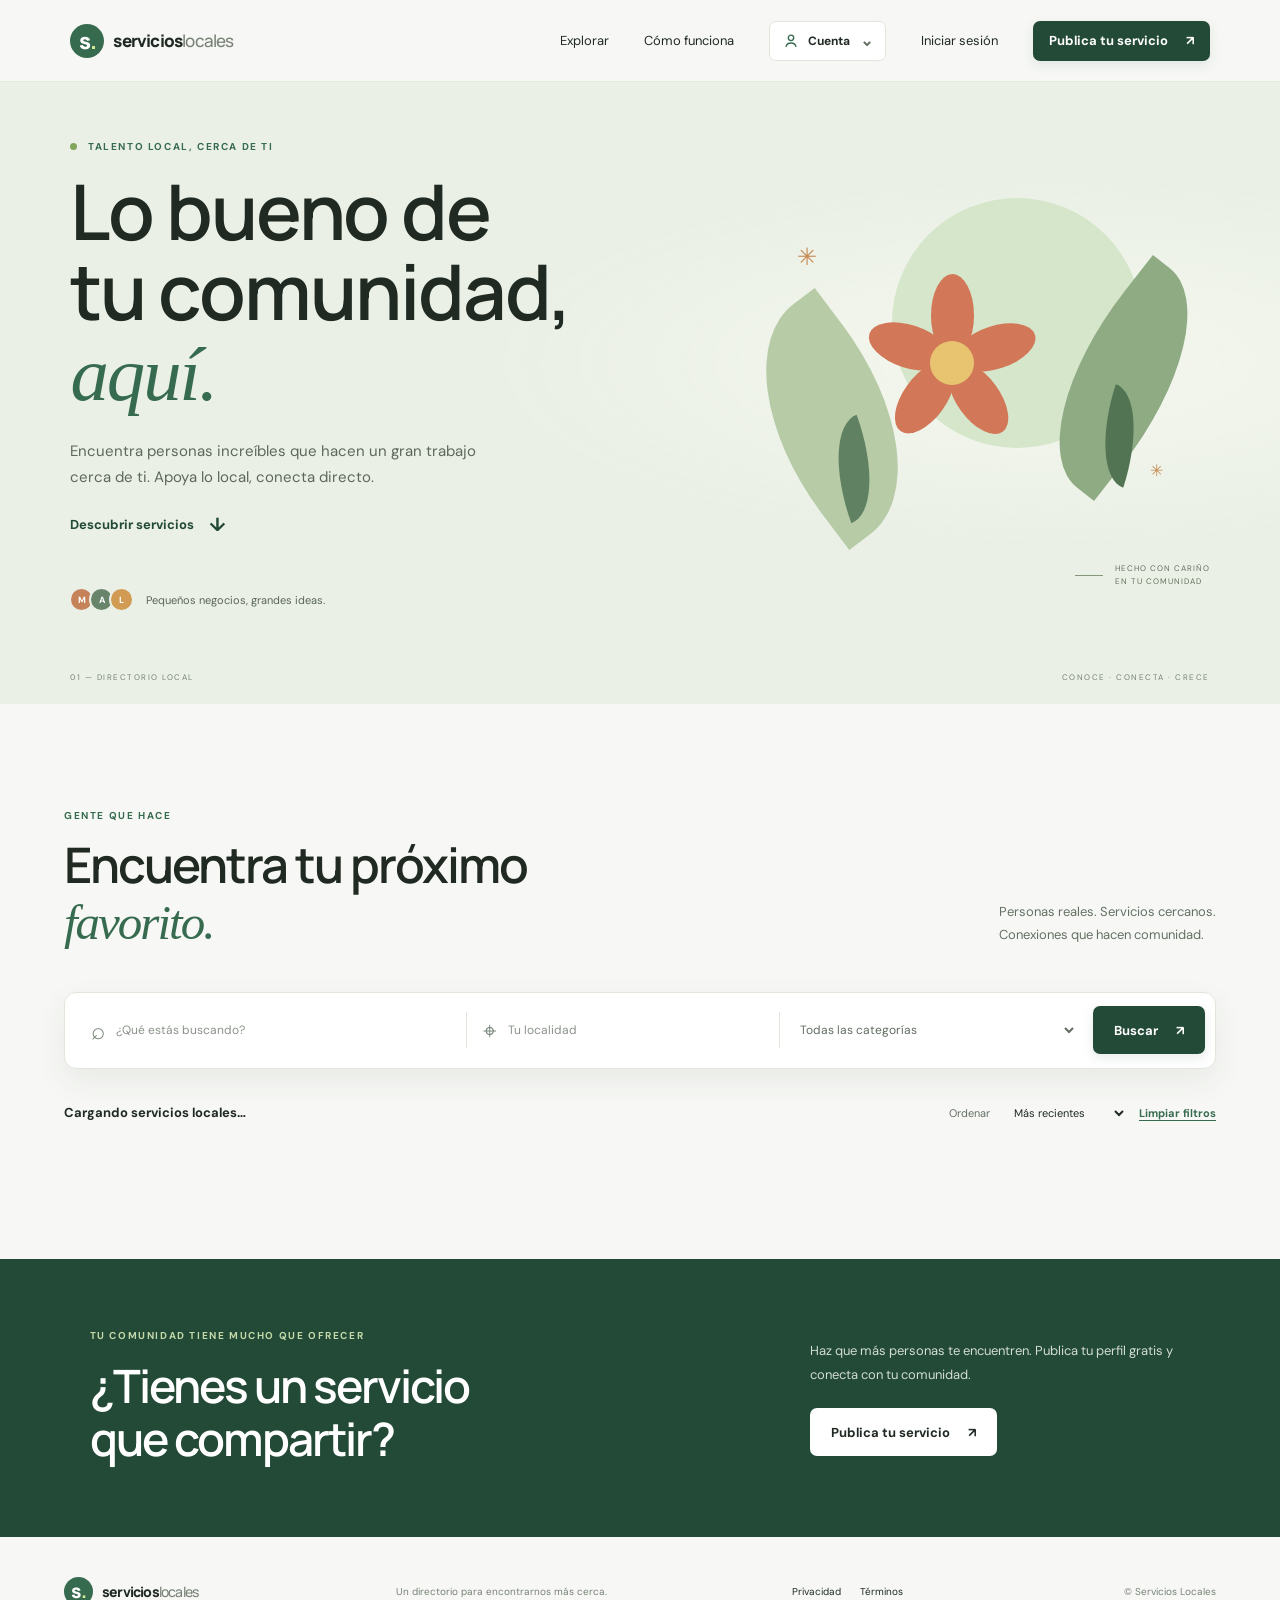
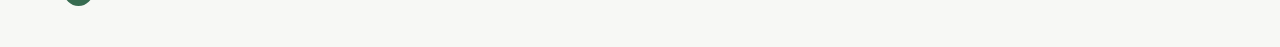
<file: index.html>
<!doctype html>
<html lang="es">
<head>
  <meta charset="utf-8">
  <meta name="viewport" content="width=device-width, initial-scale=1">
  <meta name="theme-color" content="#f7f8f5">
  <meta name="description" content="Encuentra y descubre servicios independientes cerca de ti.">
  <title>Servicios Locales — encuentra talento cerca de ti</title>
  <!-- Cuando se defina el dominio público, agrega aquí <link rel="canonical"> y publica un sitemap.xml. -->
  <link rel="icon" href="/favicon.svg" type="image/svg+xml">
  <link rel="preconnect" href="https://fonts.googleapis.com">
  <link rel="preconnect" href="https://fonts.gstatic.com" crossorigin>
  <link href="https://fonts.googleapis.com/css2?family=DM+Sans:wght@400;500;600;700&family=Manrope:wght@500;600;700;800&display=swap" rel="stylesheet">
  <link rel="stylesheet" href="/styles.css">
  <script type="module" src="/app.js"></script>
</head>
<body>
  <a class="skip-link" href="#directorio">Saltar al directorio</a>
  <header class="site-header">
    <a class="brand" href="/" aria-label="Servicios Locales, inicio">
      <span class="brand-mark" aria-hidden="true">s<span>.</span></span>
      <span>servicios<span class="brand-light">locales</span></span>
    </a>
    <button class="menu-toggle" type="button" aria-expanded="false" aria-controls="primary-nav" aria-label="Abrir menú">
      <span></span><span></span><span></span>
    </button>
    <nav id="primary-nav" class="primary-nav" aria-label="Navegación principal">
      <a href="#directorio">Explorar</a>
      <a href="#como-funciona">Cómo funciona</a>
      <div class="account-menu">
        <button id="account-status-toggle" class="account-menu-toggle" type="button" aria-label="Estado de cuenta" aria-expanded="false" aria-controls="account-status-wrap">
          <svg aria-hidden="true" viewBox="0 0 20 20" fill="none">
            <circle cx="10" cy="6.5" r="3" stroke="currentColor" stroke-width="1.5"></circle>
            <path d="M4.5 16c.6-2.5 2.5-3.8 5.5-3.8s4.9 1.3 5.5 3.8" stroke="currentColor" stroke-width="1.5" stroke-linecap="round"></path>
          </svg>
          <span>Cuenta</span>
          <span class="account-menu-chevron" aria-hidden="true">⌄</span>
        </button>
        <div id="account-status-wrap" class="account-menu-panel" role="region" aria-labelledby="account-status-heading" hidden>
          <div id="account-status" class="account-status notice notice-info">
            <div class="account-status-copy">
              <p id="account-status-heading" class="account-status-label">Estado de la cuenta</p>
              <p id="account-state" class="account-state" role="status" aria-live="polite"></p>
              <p id="account-status-message" class="account-status-message"></p>
              <span id="account-status-badge" class="account-status-badge" hidden></span>
              <p id="account-status-description" class="account-status-description" hidden></p>
            </div>
            <button id="account-status-action" class="button button-dark button-small" type="button" hidden></button>
          </div>
        </div>
      </div>
      <button id="nav-admin" class="text-button" type="button" hidden>Administración</button>
      <a class="nav-login" href="#acceso" data-open-auth>Iniciar sesión</a>
      <button id="nav-sign-out" class="text-button" type="button" hidden>Cerrar sesión</button>
      <button class="button button-small button-dark" type="button" data-open-profile>Publica tu servicio <span aria-hidden="true">↗</span></button>
    </nav>
  </header>

  <main>
    <section class="hero" aria-labelledby="hero-title">
      <div class="hero-copy">
        <p class="eyebrow"><span class="eyebrow-dot"></span> TALENTO LOCAL, CERCA DE TI</p>
        <h1 id="hero-title">Lo bueno de<br>tu comunidad, <em>aquí.</em></h1>
        <p class="hero-intro">Encuentra personas increíbles que hacen un gran trabajo cerca de ti. Apoya lo local, conecta directo.</p>
        <a class="hero-link" href="#directorio">Descubrir servicios <span aria-hidden="true">↓</span></a>
        <div class="hero-proof"><span class="avatar-stack" aria-hidden="true"><i>M</i><i>A</i><i>L</i></span><span>Pequeños negocios, grandes ideas.</span></div>
      </div>
      <div class="hero-art" aria-label="Ilustración de una flor y hojas">
        <div class="art-sun"></div><div class="art-shape art-shape-one"></div><div class="art-shape art-shape-two"></div>
        <div class="art-flower"><span></span><span></span><span></span><span></span><span></span><b></b></div>
        <div class="art-leaf art-leaf-one"></div><div class="art-leaf art-leaf-two"></div>
        <div class="art-caption"><span class="caption-line"></span><span>HECHO CON CARIÑO<br>EN TU COMUNIDAD</span></div>
        <span class="art-sparkle sparkle-one">✳</span><span class="art-sparkle sparkle-two">✳</span>
      </div>
      <div class="hero-bottom"><span>01 — DIRECTORIO LOCAL</span><span>CONOCE · CONECTA · CRECE</span></div>
    </section>

    <section id="directorio" class="directory section-wrap" aria-labelledby="directory-title">
      <div class="section-heading">
        <div><p class="eyebrow">GENTE QUE HACE</p><h2 id="directory-title">Encuentra tu próximo<br><em>favorito.</em></h2></div>
        <p class="section-note">Personas reales. Servicios cercanos.<br>Conexiones que hacen comunidad.</p>
      </div>
      <form id="search-form" class="search-panel" role="search">
        <label class="search-field"><span class="field-icon" aria-hidden="true">⌕</span><span class="sr-only">Buscar por servicio o nombre</span><input id="search-query" type="search" maxlength="100" placeholder="¿Qué estás buscando?"></label>
        <label class="search-field"><span class="field-icon" aria-hidden="true">⌖</span><span class="sr-only">Localidad</span><input id="search-locality" type="search" maxlength="80" placeholder="Tu localidad"></label>
        <label class="search-field search-category"><span class="sr-only">Categoría</span><select id="search-category"><option value="">Todas las categorías</option></select></label>
        <button class="button button-dark search-button" type="submit">Buscar <span aria-hidden="true">↗</span></button>
      </form>
      <div class="directory-toolbar">
        <p id="results-summary" class="results-summary" role="status" aria-live="polite">Cargando servicios locales…</p>
        <div class="directory-actions"><label for="sort-order" class="sort-label">Ordenar</label><select id="sort-order" aria-label="Ordenar resultados"><option value="recent">Más recientes</option><option value="name">Nombre A–Z</option></select><button id="clear-filters" class="text-button" type="button">Limpiar filtros</button></div>
      </div>
      <div id="service-list" class="service-grid" aria-live="polite" aria-busy="true"></div>
      <div id="directory-notice" class="notice notice-info" role="status" hidden></div>
    </section>
    <section id="como-funciona" class="community-banner">
      <div><p class="eyebrow">TU COMUNIDAD TIENE MUCHO QUE OFRECER</p><h2 id="community-banner-title">¿Tienes un servicio<br>que compartir?</h2></div>
      <div class="community-cta"><p id="community-cta-message">Haz que más personas te encuentren. Publica tu perfil gratis y conecta con tu comunidad.</p><button class="button button-light" type="button" data-open-profile>Publica tu servicio <span aria-hidden="true">↗</span></button></div>
    </section>
  </main>

  <footer class="site-footer">
    <a class="brand brand-footer" href="/" aria-label="Servicios Locales, inicio"><span class="brand-mark" aria-hidden="true">s<span>.</span></span><span>servicios<span class="brand-light">locales</span></span></a>
    <p>Un directorio para encontrarnos más cerca.</p>
    <nav aria-label="Enlaces legales"><a href="/privacidad">Privacidad</a><a href="/terminos">Términos</a></nav>
    <span class="copyright">© <span id="current-year"></span> Servicios Locales</span>
  </footer>

  <dialog id="auth-dialog" class="site-dialog" aria-labelledby="auth-title">
    <form method="dialog" class="dialog-close-form"><button class="dialog-close" aria-label="Cerrar diálogo" value="cancel">×</button></form>
    <p class="eyebrow">QUÉ BUENO VERTE</p><h2 id="auth-title">Conecta con tu comunidad.</h2><p class="dialog-description">Inicia sesión con Google para administrar tu perfil o publicar un servicio.</p>
    <button id="google-login" class="button button-dark button-wide" type="button">Continuar con Google <span aria-hidden="true">↗</span></button>
    <p id="auth-message" class="form-message" role="status"></p>
  </dialog>

  <dialog id="profile-dialog" class="site-dialog profile-dialog" aria-labelledby="profile-title">
    <form method="dialog" class="dialog-close-form"><button class="dialog-close" aria-label="Cerrar diálogo" value="cancel">×</button></form>
    <p class="eyebrow">TU TALENTO, MÁS CERCA</p><h2 id="profile-title">Publica tu servicio.</h2>
    <p class="dialog-description">Completa tu perfil. Los cambios se revisan antes de aparecer en el directorio.</p>
    <form id="profile-form" novalidate>
      <label for="profile-name">Nombre del servicio <span aria-hidden="true">*</span></label><input id="profile-name" name="name" required maxlength="80" autocomplete="organization">
      <label for="profile-category">Categoría principal <span aria-hidden="true">*</span></label><select id="profile-category" name="category_id" required><option value="">Selecciona una categoría</option></select>
      <label for="profile-locality">Localidad <span aria-hidden="true">*</span></label><select id="profile-locality" name="locality" required>
        <option value="">Selecciona una localidad</option>
        <option value="Jose Maria Morelos">Jose Maria Morelos</option>
        <option value="Perula">Perula</option>
        <option value="CampaCosta">CampaCosta</option>
        <option value="other">Otra localidad</option>
      </select>
      <input id="profile-locality-other" type="text" maxlength="80" autocomplete="address-level2" placeholder="Escribe tu localidad" aria-label="Otra localidad" hidden>
      <label for="profile-description">Cuéntanos qué haces <span aria-hidden="true">*</span></label><textarea id="profile-description" name="description" required minlength="20" maxlength="600" rows="4"></textarea><span class="field-hint">Entre 20 y 600 caracteres.</span>
      <div class="form-two-col">
        <div>
          <span class="phone-group-title">Teléfono</span>
          <div class="phone-fields">
            <span class="phone-country-code">+52</span>
            <label for="profile-phone-lada">LADA<input id="profile-phone-lada" type="tel" inputmode="numeric" maxlength="3" pattern="[0-9]{2,3}" title="Escribe una LADA de 2 o 3 dígitos." placeholder="33"></label>
            <label for="profile-phone">Número (10 dígitos)<input id="profile-phone" name="phone" type="tel" inputmode="numeric" maxlength="25" pattern="[0-9]{10}" title="Escribe exactamente 10 dígitos." placeholder="1234567890" autocomplete="tel-national"></label>
          </div>
          <label class="checkbox-label"><input id="profile-show-phone" name="show_phone" type="checkbox" checked> Mostrar teléfono</label>
        </div>
        <div>
          <span class="phone-group-title">WhatsApp</span>
          <div class="phone-fields">
            <span class="phone-country-code">+52</span>
            <label for="profile-whatsapp-lada">LADA<input id="profile-whatsapp-lada" type="tel" inputmode="numeric" maxlength="3" pattern="[0-9]{2,3}" title="Escribe una LADA de 2 o 3 dígitos." placeholder="33"></label>
            <label for="profile-whatsapp">Número (10 dígitos)<input id="profile-whatsapp" name="whatsapp" type="tel" inputmode="numeric" maxlength="25" pattern="[0-9]{10}" title="Escribe exactamente 10 dígitos." placeholder="1234567890" autocomplete="tel-national"></label>
          </div>
          <label class="checkbox-label"><input id="profile-show-whatsapp" name="show_whatsapp" type="checkbox"> Mostrar WhatsApp</label>
        </div>
      </div>
      <label for="profile-website">Sitio web (opcional)</label><input id="profile-website" name="website" type="url" maxlength="200" placeholder="https://">
      <label for="profile-photo">Fotografía (JPEG, PNG o WebP; máximo 3 MB)</label><input id="profile-photo" name="photo" type="file" accept="image/jpeg,image/png,image/webp">
      <div id="profile-consents" class="profile-consents" hidden>
        <label class="checkbox-label consent-label"><input id="profile-adult" type="checkbox"> Confirmo que soy mayor de 18 años.</label>
        <label class="checkbox-label consent-label"><input id="profile-consent" type="checkbox"> Acepto los <a href="/terminos" target="_blank" rel="noopener">términos</a> y el tratamiento de mis datos según el <a href="/privacidad" target="_blank" rel="noopener">aviso de privacidad</a>. Entiendo que las fotografías cargadas pueden ser accesibles mediante su enlace durante la revisión.</label>
      </div>
      <p id="profile-message" class="form-message" role="status" aria-live="polite"></p>
      <button class="button button-dark button-wide" type="submit">Enviar para revisión <span aria-hidden="true">↗</span></button>
    </form>
  </dialog>

  <dialog id="admin-dialog" class="site-dialog profile-dialog" aria-labelledby="admin-title">
    <form method="dialog" class="dialog-close-form"><button class="dialog-close" aria-label="Cerrar diálogo" value="cancel">×</button></form>
    <p class="eyebrow">ADMINISTRACIÓN PRIVADA</p><h2 id="admin-title">Perfiles pendientes.</h2>
    <div id="admin-content" aria-live="polite"></div>
  </dialog>

  <dialog id="service-dialog" class="site-dialog service-dialog" aria-labelledby="service-detail-title">
    <form method="dialog" class="service-detail-topbar">
      <button class="service-back" value="cancel">← Volver al directorio</button>
      <span class="service-detail-label">PERFIL DE SERVICIO</span>
      <button class="dialog-close" aria-label="Cerrar perfil" value="cancel">×</button>
    </form>
    <div id="service-detail-content" class="service-detail-content"></div>
  </dialog>

  <dialog id="report-dialog" class="site-dialog" aria-labelledby="report-title">
    <form method="dialog" class="dialog-close-form"><button class="dialog-close" aria-label="Cerrar diálogo" value="cancel">×</button></form>
    <p class="eyebrow">AYÚDANOS A CUIDAR EL DIRECTORIO</p><h2 id="report-title">Reportar un perfil.</h2>
    <p class="dialog-description">Cuéntanos qué debemos revisar. Tu reporte será visible para el equipo de administración.</p>
    <form id="report-form">
      <label for="report-reason">Motivo del reporte</label>
      <textarea id="report-reason" minlength="10" maxlength="500" required rows="4" placeholder="Describe el problema (10–500 caracteres)"></textarea>
      <p id="report-message" class="form-message" role="status"></p>
      <button class="button button-dark button-wide" type="submit">Enviar reporte <span aria-hidden="true">↗</span></button>
    </form>
  </dialog>
</body>
</html>
</file>
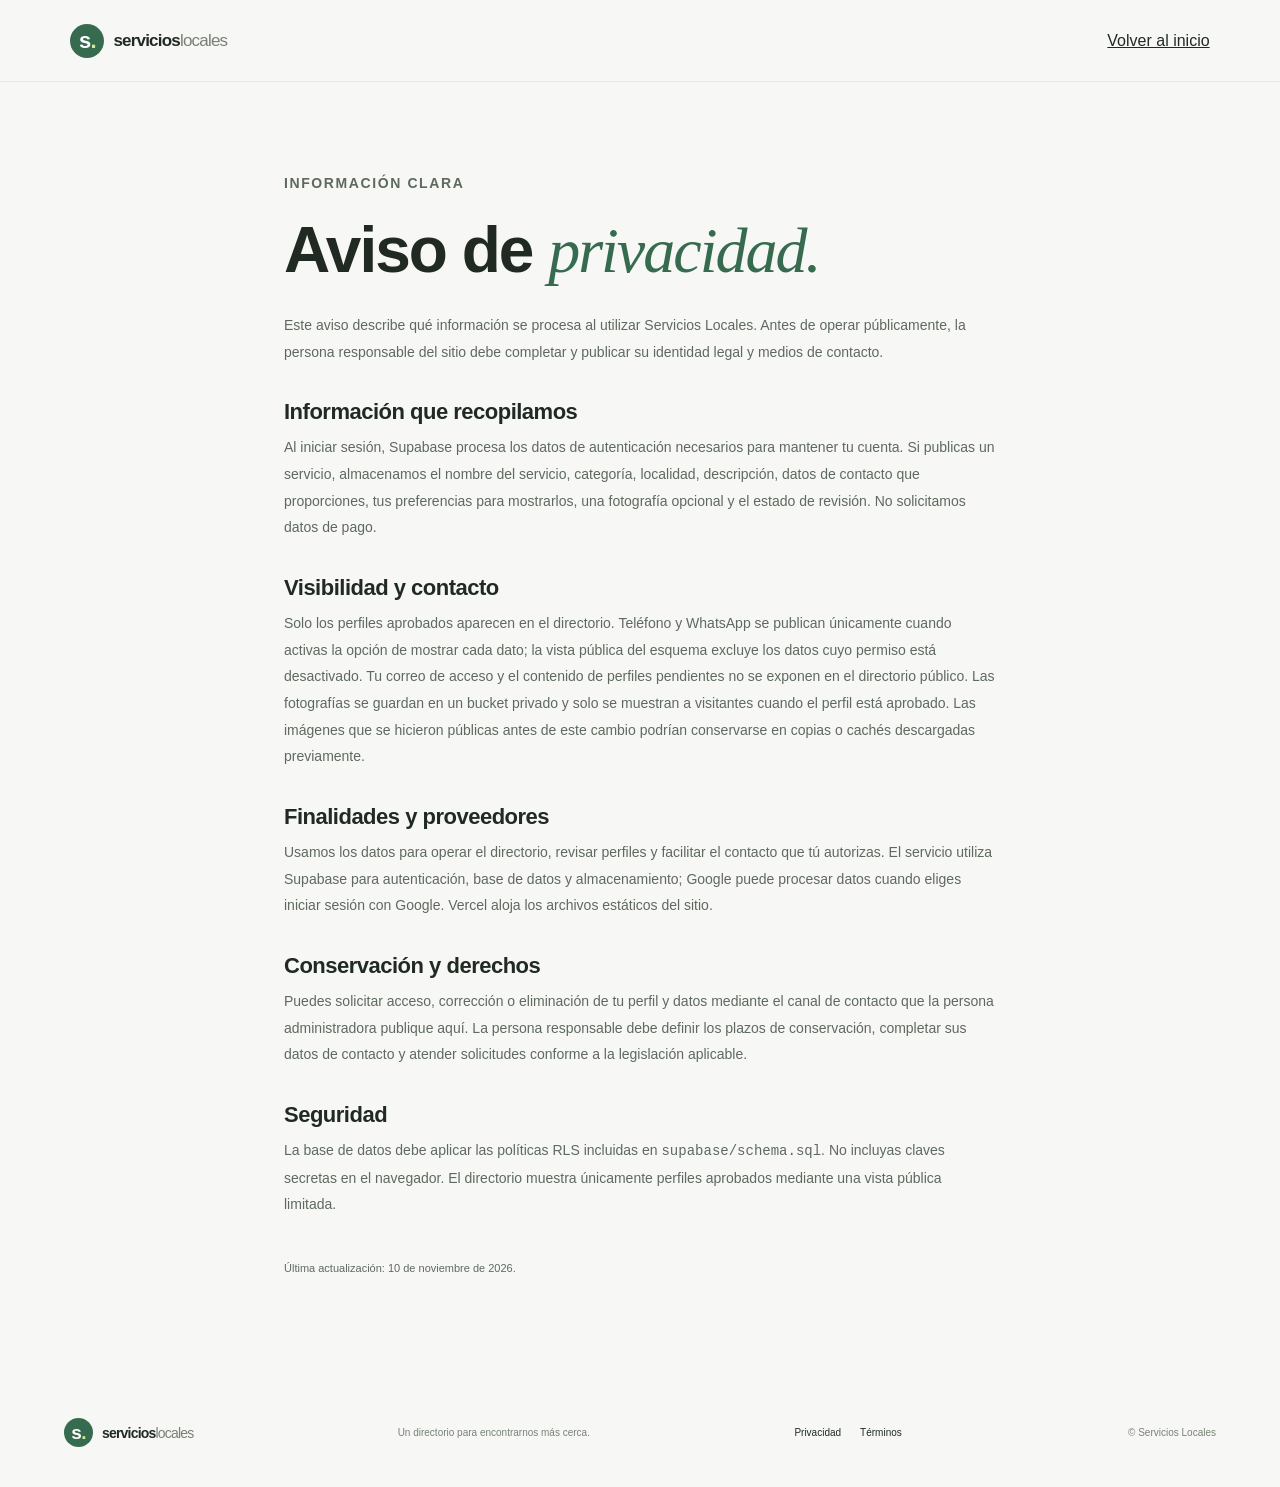
<file: privacidad.html>
<!doctype html>
<html lang="es">
<head>
  <meta charset="utf-8"><meta name="viewport" content="width=device-width, initial-scale=1">
  <title>Aviso de privacidad — Servicios Locales</title><link rel="icon" href="/favicon.svg" type="image/svg+xml"><link rel="stylesheet" href="/styles.css">
</head>
<body>
  <header class="site-header"><a class="brand" href="/"><span class="brand-mark" aria-hidden="true">s<span>.</span></span><span>servicios<span class="brand-light">locales</span></span></a><a href="/">Volver al inicio</a></header>
  <main class="legal-page"><p class="eyebrow">INFORMACIÓN CLARA</p><h1>Aviso de <em>privacidad.</em></h1>
    <p>Este aviso describe qué información se procesa al utilizar Servicios Locales. Antes de operar públicamente, la persona responsable del sitio debe completar y publicar su identidad legal y medios de contacto.</p>
    <h2>Información que recopilamos</h2><p>Al iniciar sesión, Supabase procesa los datos de autenticación necesarios para mantener tu cuenta. Si publicas un servicio, almacenamos el nombre del servicio, categoría, localidad, descripción, datos de contacto que proporciones, tus preferencias para mostrarlos, una fotografía opcional y el estado de revisión. No solicitamos datos de pago.</p>
    <h2>Visibilidad y contacto</h2><p>Solo los perfiles aprobados aparecen en el directorio. Teléfono y WhatsApp se publican únicamente cuando activas la opción de mostrar cada dato; la vista pública del esquema excluye los datos cuyo permiso está desactivado. Tu correo de acceso y el contenido de perfiles pendientes no se exponen en el directorio público. Las fotografías se guardan en un bucket privado y solo se muestran a visitantes cuando el perfil está aprobado. Las imágenes que se hicieron públicas antes de este cambio podrían conservarse en copias o cachés descargadas previamente.</p>
    <h2>Finalidades y proveedores</h2><p>Usamos los datos para operar el directorio, revisar perfiles y facilitar el contacto que tú autorizas. El servicio utiliza Supabase para autenticación, base de datos y almacenamiento; Google puede procesar datos cuando eliges iniciar sesión con Google. Vercel aloja los archivos estáticos del sitio.</p>
    <h2>Conservación y derechos</h2><p>Puedes solicitar acceso, corrección o eliminación de tu perfil y datos mediante el canal de contacto que la persona administradora publique aquí. La persona responsable debe definir los plazos de conservación, completar sus datos de contacto y atender solicitudes conforme a la legislación aplicable.</p>
    <h2>Seguridad</h2><p>La base de datos debe aplicar las políticas RLS incluidas en <code>supabase/schema.sql</code>. No incluyas claves secretas en el navegador. El directorio muestra únicamente perfiles aprobados mediante una vista pública limitada.</p>
    <p class="legal-updated">Última actualización: 10 de noviembre de 2026.</p>
  </main>
  <footer class="site-footer"><a class="brand brand-footer" href="/"><span class="brand-mark" aria-hidden="true">s<span>.</span></span><span>servicios<span class="brand-light">locales</span></span></a><p>Un directorio para encontrarnos más cerca.</p><nav aria-label="Enlaces legales"><a href="/privacidad">Privacidad</a><a href="/terminos">Términos</a></nav><span class="copyright">© Servicios Locales</span></footer>
</body>
</html>
</file>
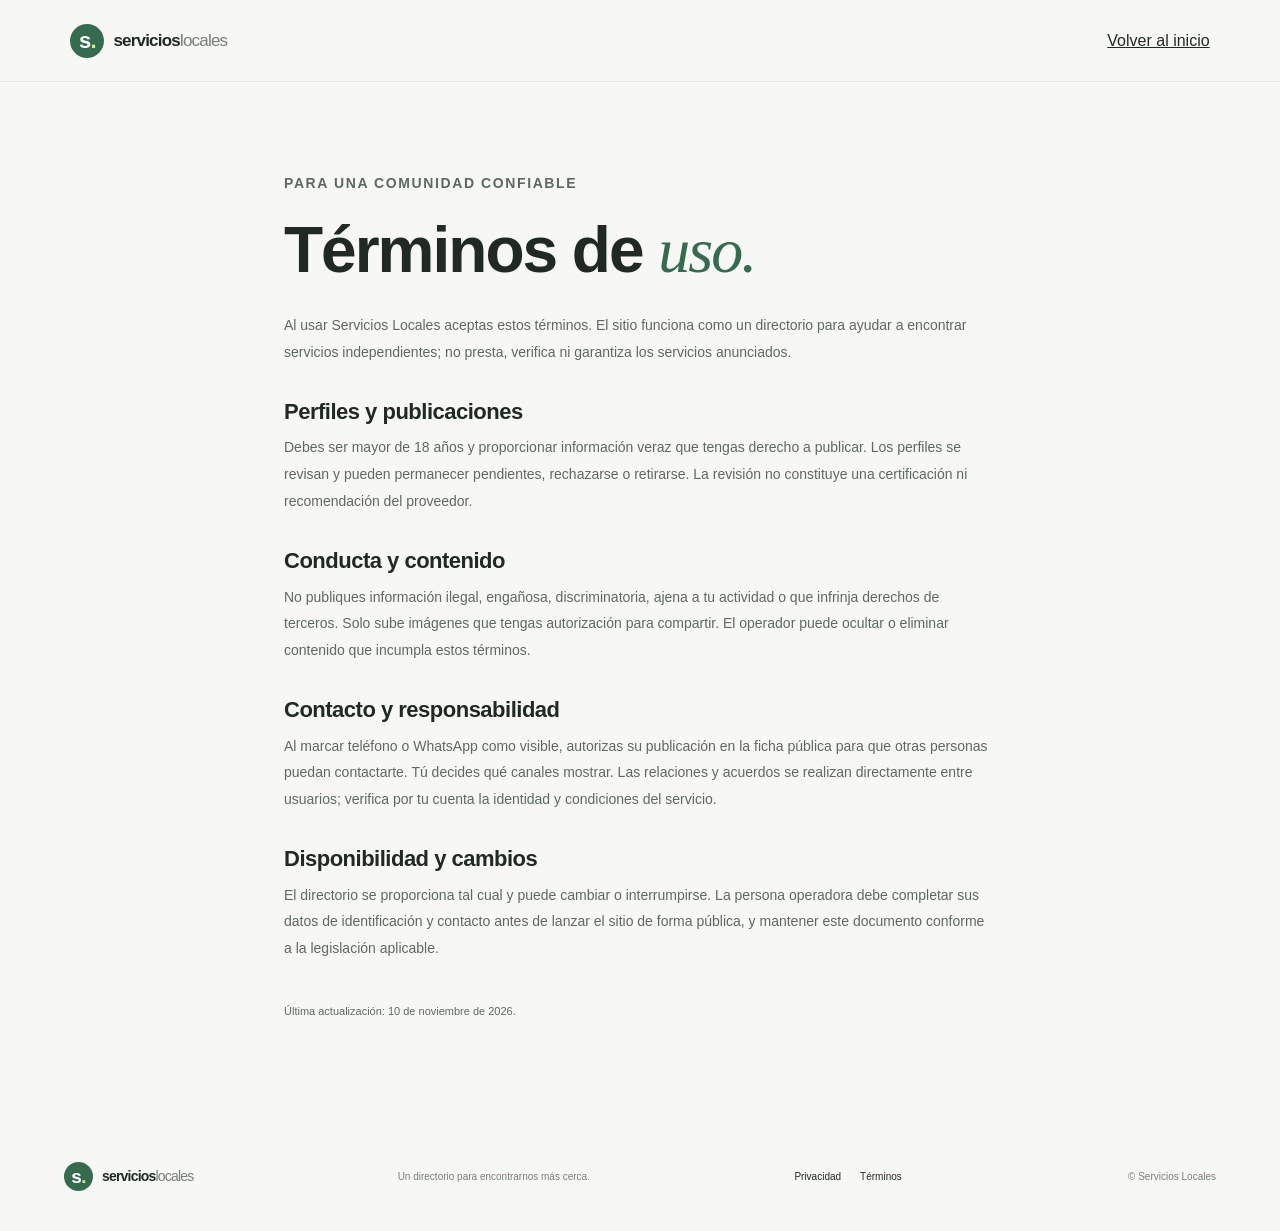
<file: terminos.html>
<!doctype html>
<html lang="es">
<head>
  <meta charset="utf-8"><meta name="viewport" content="width=device-width, initial-scale=1">
  <title>Términos de uso — Servicios Locales</title><link rel="icon" href="/favicon.svg" type="image/svg+xml"><link rel="stylesheet" href="/styles.css">
</head>
<body>
  <header class="site-header"><a class="brand" href="/"><span class="brand-mark" aria-hidden="true">s<span>.</span></span><span>servicios<span class="brand-light">locales</span></span></a><a href="/">Volver al inicio</a></header>
  <main class="legal-page"><p class="eyebrow">PARA UNA COMUNIDAD CONFIABLE</p><h1>Términos de <em>uso.</em></h1>
    <p>Al usar Servicios Locales aceptas estos términos. El sitio funciona como un directorio para ayudar a encontrar servicios independientes; no presta, verifica ni garantiza los servicios anunciados.</p>
    <h2>Perfiles y publicaciones</h2><p>Debes ser mayor de 18 años y proporcionar información veraz que tengas derecho a publicar. Los perfiles se revisan y pueden permanecer pendientes, rechazarse o retirarse. La revisión no constituye una certificación ni recomendación del proveedor.</p>
    <h2>Conducta y contenido</h2><p>No publiques información ilegal, engañosa, discriminatoria, ajena a tu actividad o que infrinja derechos de terceros. Solo sube imágenes que tengas autorización para compartir. El operador puede ocultar o eliminar contenido que incumpla estos términos.</p>
    <h2>Contacto y responsabilidad</h2><p>Al marcar teléfono o WhatsApp como visible, autorizas su publicación en la ficha pública para que otras personas puedan contactarte. Tú decides qué canales mostrar. Las relaciones y acuerdos se realizan directamente entre usuarios; verifica por tu cuenta la identidad y condiciones del servicio.</p>
    <h2>Disponibilidad y cambios</h2><p>El directorio se proporciona tal cual y puede cambiar o interrumpirse. La persona operadora debe completar sus datos de identificación y contacto antes de lanzar el sitio de forma pública, y mantener este documento conforme a la legislación aplicable.</p>
    <p class="legal-updated">Última actualización: 10 de noviembre de 2026.</p>
  </main>
  <footer class="site-footer"><a class="brand brand-footer" href="/"><span class="brand-mark" aria-hidden="true">s<span>.</span></span><span>servicios<span class="brand-light">locales</span></span></a><p>Un directorio para encontrarnos más cerca.</p><nav aria-label="Enlaces legales"><a href="/privacidad">Privacidad</a><a href="/terminos">Términos</a></nav><span class="copyright">© Servicios Locales</span></footer>
</body>
</html>
</file>
<file: styles.css>
:root {
  color-scheme: light;
  --ink: #202a23;
  --muted: #647064;
  --paper: #f7f8f5;
  --white: #fff;
  --green: #376b50;
  --green-dark: #234a36;
  --lime: #d3eb91;
  --line: #e1e6dd;
  --serif: Georgia, "Times New Roman", serif;
  font-family: "DM Sans", sans-serif;
}
* { box-sizing: border-box; }
html { scroll-behavior: smooth; scroll-padding-top: 90px; }
body { margin: 0; color: var(--ink); background: var(--paper); }
a { color: inherit; }
button, input, select, textarea { font: inherit; }
button, select { cursor: pointer; }
:focus-visible { outline: 3px solid #679657; outline-offset: 3px; }
.sr-only { position: absolute; width: 1px; height: 1px; padding: 0; margin: -1px; overflow: hidden; clip: rect(0,0,0,0); white-space: nowrap; border: 0; }
.skip-link { position: absolute; z-index: 20; top: -50px; left: 16px; padding: 12px 16px; background: var(--white); border-radius: 6px; }
.skip-link:focus { top: 10px; }
.site-header { height: 82px; padding: 0 max(calc((100vw - 1200px)/2), 5.5vw); display: flex; align-items: center; justify-content: space-between; background: var(--paper); }
.brand { display: inline-flex; gap: 9px; align-items: center; text-decoration: none; font: 800 17px/1 "Manrope", sans-serif; letter-spacing: -.8px; }
.brand-light { font-weight: 500; color: #788176; }
.brand-mark { display: flex; align-items: center; justify-content: center; width: 34px; height: 34px; color: var(--white); background: var(--green); border-radius: 50%; font: 800 22px/1 "Manrope", sans-serif; }
.brand-mark span { color: var(--lime); }
.primary-nav { display: flex; align-items: center; gap: 35px; font-size: 13px; }
.primary-nav a, .site-footer nav a { text-decoration: none; }
.primary-nav a:hover, .site-footer nav a:hover { color: var(--green); }
.button { min-height: 48px; display: inline-flex; gap: 18px; align-items: center; justify-content: center; padding: 0 21px; border: 0; border-radius: 4px; font-weight: 700; font-size: 13px; text-decoration: none; transition: transform .18s, background .18s; }
.button:hover { transform: translateY(-2px); }
.button-dark { color: var(--white); background: var(--green-dark); }
.button-dark:hover { background: var(--green); }
.button-small { min-height: 40px; padding: 0 16px; }
.button-light { color: var(--ink); background: var(--white); }
.button-wide { width: 100%; margin-top: 12px; }
.menu-toggle { display: none; }
.hero { position: relative; min-height: 572px; display: grid; grid-template-columns: 1fr 1fr; align-items: center; padding: 58px max(calc((100vw - 1200px)/2), 5.5vw) 80px; overflow: hidden; background: #eaf0e6; }
.hero-copy { position: relative; z-index: 2; padding-bottom: 12px; }
.eyebrow { margin: 0 0 18px; color: var(--green); font-size: 10px; font-weight: 700; letter-spacing: 1.6px; }
.eyebrow-dot { display: inline-block; width: 7px; height: 7px; margin-right: 7px; background: #82a55c; border-radius: 50%; }
h1, h2, h3, p { margin-top: 0; }
h1, h2 { font-family: "Manrope", sans-serif; letter-spacing: -2px; }
.hero h1 { margin: 0; font-size: clamp(52px, 6vw, 78px); line-height: 1.04; font-weight: 600; }
h1 em, h2 em { color: var(--green); font-family: var(--serif); font-weight: 400; }
.hero-intro { max-width: 410px; margin: 23px 0 22px; color: #5d675d; font-size: 15px; line-height: 1.75; }
.hero-link { display: inline-flex; gap: 15px; align-items: center; color: var(--green-dark); font-size: 13px; font-weight: 700; text-decoration: none; }
.hero-link span { font-size: 19px; transition: transform .2s; }
.hero-link:hover span { transform: translateY(3px); }
.hero-proof { display: flex; align-items: center; gap: 12px; margin-top: 50px; color: #59645a; font-size: 11px; }
.avatar-stack { display: inline-flex; padding-left: 4px; }
.avatar-stack i { display: grid; place-items: center; width: 25px; height: 25px; margin-left: -5px; border: 2px solid #eaf0e6; border-radius: 50%; background: #c68359; color: white; font: 700 9px "DM Sans", sans-serif; }
.avatar-stack i:nth-child(2) { background: #68856b; }.avatar-stack i:nth-child(3) { background: #d19b54; }
.hero-art { position: relative; width: min(100%, 500px); height: 430px; justify-self: end; }
.art-sun { position: absolute; top: 31px; right: 68px; width: 250px; height: 250px; border-radius: 50%; background: #d5e6ca; }
.art-shape { position: absolute; z-index: 1; background: #b7cba7; }
.art-shape-one { top: 137px; left: 57px; width: 130px; height: 230px; border-radius: 80% 0 80% 0; transform: rotate(-37deg); }
.art-shape-two { top: 96px; right: 34px; width: 105px; height: 230px; border-radius: 0 80% 0 80%; transform: rotate(38deg); background: #8fab83; }
.art-flower { position: absolute; z-index: 2; top: 107px; left: 155px; width: 174px; height: 174px; }
.art-flower span { position: absolute; top: 0; left: 66px; width: 43px; height: 83px; border-radius: 50%; background: #d27858; transform-origin: 21px 87px; }
.art-flower span:nth-child(2) { transform: rotate(72deg); }.art-flower span:nth-child(3) { transform: rotate(144deg); }.art-flower span:nth-child(4) { transform: rotate(216deg); }.art-flower span:nth-child(5) { transform: rotate(288deg); }
.art-flower b { position: absolute; z-index: 1; top: 67px; left: 65px; width: 44px; height: 44px; border-radius: 50%; background: #e9c470; }
.art-leaf { position: absolute; z-index: 3; background: #608262; }
.art-leaf-one { top: 252px; left: 123px; width: 42px; height: 100px; border-radius: 100% 0 100% 0; transform: rotate(-20deg); }
.art-leaf-two { top: 221px; right: 71px; width: 39px; height: 96px; border-radius: 0 100% 0 100%; transform: rotate(18deg); background: #527452; }
.art-caption { position: absolute; right: 0; bottom: 8px; display: flex; align-items: center; gap: 12px; color: #64725d; font-size: 8px; line-height: 1.7; letter-spacing: 1px; }
.caption-line { width: 28px; height: 1px; background: #87977d; }
.art-sparkle { position: absolute; color: #c78d57; }.sparkle-one { top: 74px; left: 87px; font-size: 24px; }.sparkle-two { right: 47px; bottom: 116px; font-size: 16px; }
.hero-bottom { position: absolute; right: max(calc((100vw - 1200px)/2), 5.5vw); bottom: 22px; left: max(calc((100vw - 1200px)/2), 5.5vw); display: flex; justify-content: space-between; color: #778273; font-size: 8px; letter-spacing: 1.5px; }
.section-wrap { max-width: 1200px; margin: 0 auto; padding: 105px 24px 110px; }
.section-heading { display: flex; justify-content: space-between; align-items: end; margin-bottom: 40px; }
.section-heading .eyebrow { margin-bottom: 15px; }
h2 { margin-bottom: 0; font-size: clamp(36px, 4vw, 49px); line-height: 1.15; font-weight: 600; }
.section-note { margin: 0 0 5px; color: var(--muted); font-size: 13px; line-height: 1.8; }
.search-panel { display: grid; grid-template-columns: 1.25fr 1fr 1fr auto; align-items: center; gap: 0; min-height: 77px; padding: 10px; background: var(--white); border: 1px solid var(--line); box-shadow: 0 9px 28px #273a2810; }
.search-field { display: flex; align-items: center; gap: 11px; min-width: 0; padding: 0 16px; border-right: 1px solid var(--line); }
.field-icon { color: #78867a; font-size: 24px; }
.search-field input, .search-field select { width: 100%; min-width: 0; padding: 10px 0; border: 0; outline: 0; color: var(--ink); background: transparent; font-size: 12px; }
.search-field input::placeholder { color: #8a9389; }
.search-category { border: 0; }
.search-category select { color: #626d62; }
.search-button { min-width: 112px; }
.directory-toolbar { display: flex; align-items: center; justify-content: space-between; padding: 28px 0 20px; }
.results-summary { margin: 0; font-size: 13px; font-weight: 700; }
.directory-actions { display: flex; align-items: center; gap: 12px; }
.sort-label { color: var(--muted); font-size: 11px; }
.directory-actions select { padding: 8px 26px 8px 8px; border: 0; color: var(--ink); background: transparent; font-size: 11px; }
.text-button { padding: 8px 0; border: 0; color: var(--green); background: transparent; font-size: 11px; font-weight: 700; text-decoration: underline; text-underline-offset: 3px; }
.service-grid { display: grid; grid-template-columns: repeat(3, 1fr); gap: 20px; }
.service-card { min-width: 0; overflow: hidden; background: var(--white); border: 1px solid #e9ece6; transition: transform .2s, box-shadow .2s; }
.service-card:hover, .service-card:focus-within { transform: translateY(-4px); box-shadow: 0 14px 34px #233c2914; }
.card-image { position: relative; height: 185px; display: grid; place-items: center; overflow: hidden; background: #e6ecdf; }
.service-card:nth-child(3n+2) .card-image { background: #f0e7dc; }.service-card:nth-child(3n) .card-image { background: #e1eae8; }
.card-image img { width: 100%; height: 100%; object-fit: cover; }
.service-initial { color: #668368; font: 500 88px/1 var(--serif); }
.card-category { position: absolute; top: 14px; left: 14px; padding: 7px 10px; border-radius: 2px; color: #354c37; background: #ffffffed; font-size: 9px; font-weight: 700; }
.card-content { padding: 17px 18px 16px; }
.card-location { margin-bottom: 9px; color: #798579; font-size: 10px; }
.card-content h3 { margin-bottom: 8px; font: 700 18px/1.3 "Manrope", sans-serif; letter-spacing: -.4px; }
.card-description { min-height: 41px; margin-bottom: 16px; color: #687267; font-size: 11px; line-height: 1.65; }
.card-footer { display: flex; align-items: center; justify-content: space-between; min-height: 27px; padding-top: 11px; border-top: 1px solid #edf0eb; }
.card-category-text { color: #52654f; font-size: 10px; }
.card-contact { padding: 4px 0 4px 8px; border: 0; color: var(--green); background: transparent; font-size: 10px; font-weight: 700; }
.card-contact:hover { text-decoration: underline; text-underline-offset: 3px; }
.empty-state { grid-column: 1/-1; padding: 58px 20px; text-align: center; background: white; }
.empty-state > span { color: #77916b; font-size: 30px; }.empty-state h3 { margin: 12px 0 8px; font: 700 19px "Manrope", sans-serif; }.empty-state p { margin: 0; color: var(--muted); font-size: 13px; }
.notice { margin-top: 14px; padding: 13px 15px; border-radius: 3px; font-size: 12px; line-height: 1.6; }
.notice-info { color: #38593c; background: #e8f0e4; }.notice-error { color: #812f2c; background: #f8e9e6; }
.account-menu { position: relative; }
.account-menu-toggle { min-height: 40px; display: inline-flex; align-items: center; gap: 8px; padding: 0 12px; border: 1px solid var(--line); border-radius: 7px; color: var(--ink); background: #fff; font-size: 12px; font-weight: 700; transition: border-color .18s ease, background .18s ease; }
.account-menu-toggle:hover, .account-menu-toggle[aria-expanded="true"] { border-color: #b8cbb5; background: #f3f6f0; }
.account-menu-toggle svg { width: 18px; height: 18px; color: var(--green); }
.account-menu-chevron { margin-left: 2px; color: var(--muted); font-size: 16px; line-height: 1; transition: transform .18s ease; }
.account-menu-toggle[aria-expanded="true"] .account-menu-chevron { transform: rotate(180deg); }
.account-menu-panel { position: absolute; z-index: 12; top: calc(100% + 14px); right: 0; width: min(360px, calc(100vw - 32px)); padding: 8px; border: 1px solid #e4e9e1; border-radius: 13px; background: var(--white); box-shadow: 0 18px 48px #1c342526; animation: account-menu-enter .16s ease-out; }
@keyframes account-menu-enter { from { opacity: 0; transform: translateY(-5px); } to { opacity: 1; transform: translateY(0); } }
.account-status { display: grid; gap: 15px; margin: 0; padding: 18px; border: 0; border-radius: 8px; }
.account-status-copy p { margin: 0; }
.account-status-label { margin-bottom: 4px !important; color: var(--muted); font-size: 10px; font-weight: 700; letter-spacing: .7px; text-transform: uppercase; }
.account-state { font-size: 14px; font-weight: 700; }
.account-status-message { margin-top: 4px !important; font-size: 13px; font-weight: 600; }
.account-status-badge { display: inline-block; margin-top: 7px; padding: 3px 8px; border-radius: 12px; color: #38593c; background: #d3eb91; font-size: 10px; font-weight: 700; }
.account-status-description { margin-top: 6px !important; color: #52654f; font-size: 12px; line-height: 1.6; }
.account-status-badge { width: fit-content; }
.site-header { position: sticky; z-index: 10; top: 0; border-bottom: 1px solid #e1e6ddcc; background: #f7f8f5ed; backdrop-filter: blur(14px); }
.primary-nav a, .text-button { transition: color .18s ease; }
.primary-nav .button { color: var(--white); }
.button { border-radius: 7px; transition: transform .18s ease, background .18s ease, box-shadow .18s ease; }
.button-dark { box-shadow: 0 4px 12px #234a361c; }
.button-dark:hover { box-shadow: 0 7px 18px #234a3630; }
.hero { min-height: 540px; background: radial-gradient(ellipse at 82% 45%, #f5f7ee 0, transparent 38%), #eaf0e6; }
.search-panel { border-radius: 12px; box-shadow: 0 12px 32px #273a2812; }
.search-field:focus-within { border-radius: 7px; background: #f7f8f5; }
.service-card { border-radius: 10px; box-shadow: 0 3px 12px #233c2908; }
.service-card:hover, .service-card:focus-within { box-shadow: 0 14px 34px #233c2918; }
.card-category { border-radius: 20px; }
#account-status-action { width: 100%; margin-top: 0; }
.site-dialog { border-radius: 12px; }
.profile-dialog input:not([type="checkbox"]), .profile-dialog select, .profile-dialog textarea { border-radius: 7px; }
.menu-toggle { border-radius: 8px; }
[hidden] { display: none !important; }
.community-banner { position: relative; display: grid; grid-template-columns: 1fr 1fr; gap: 30px; align-items: center; min-height: 278px; padding: 60px max(calc((100vw - 1200px)/2), 7vw); overflow: hidden; color: white; background: var(--green-dark); }
.community-banner .eyebrow { color: #c3d9aa; }.community-banner h2 { font-size: clamp(35px, 4vw, 46px); }
.community-cta { max-width: 380px; justify-self: end; }.community-cta p { margin-bottom: 22px; color: #d2ddd1; font-size: 13px; line-height: 1.8; }
.site-footer { display: grid; grid-template-columns: 1fr 1.2fr 1fr auto; gap: 18px; align-items: center; min-height: 110px; max-width: 1200px; margin: 0 auto; padding: 20px 24px; }
.brand-footer { font-size: 14px; }.brand-footer .brand-mark { width: 29px; height: 29px; font-size: 19px; }
.site-footer p, .copyright { margin: 0; color: #788176; font-size: 10px; }.site-footer nav { display: flex; gap: 19px; font-size: 10px; }
.site-dialog { width: min(92vw, 480px); max-height: 90vh; padding: 34px; overflow-y: auto; border: 0; border-radius: 5px; color: var(--ink); background: var(--paper); box-shadow: 0 20px 70px #17291b40; }
.site-dialog::backdrop { background: #17231ccc; }
.site-dialog h2 { margin: 0 0 12px; font-size: 30px; letter-spacing: -1px; }
.dialog-description { color: var(--muted); font-size: 13px; line-height: 1.7; }
.dialog-close-form { position: absolute; top: 15px; right: 15px; }
.dialog-close { width: 32px; height: 32px; border: 0; border-radius: 50%; color: var(--ink); background: #e8ece5; font-size: 22px; }
.profile-dialog { width: min(94vw, 610px); }
.profile-dialog form:not(.dialog-close-form) { display: grid; gap: 8px; }
.profile-dialog label { margin-top: 6px; font-size: 12px; font-weight: 700; }
.profile-dialog input:not([type="checkbox"]), .profile-dialog select, .profile-dialog textarea { width: 100%; min-height: 42px; padding: 10px 11px; border: 1px solid #dce2d8; border-radius: 3px; background: white; color: var(--ink); font-size: 13px; }
.profile-dialog textarea { resize: vertical; }.profile-dialog input[type="file"] { padding: 8px; }
.phone-fields { display: grid; grid-template-columns: auto minmax(52px, .65fr) minmax(100px, 1.35fr); gap: 6px; }
.phone-fields label { display: grid; gap: 5px; }
.phone-fields input { min-width: 0; }
.phone-country-code { align-self: end; display: flex; min-height: 42px; align-items: center; padding: 0 7px; border: 1px solid #dce2d8; border-radius: 7px; color: var(--muted); background: #f7f8f5; font-size: 12px; font-weight: 700; }
.phone-group-title { display: block; margin: 0 0 6px; font-size: 12px; font-weight: 700; }
.profile-consents { display: grid; gap: 8px; }
.field-hint { color: var(--muted); font-size: 10px; }
.form-two-col { display: grid; grid-template-columns: 1fr 1fr; gap: 14px; }
.checkbox-label { display: flex; align-items: flex-start; gap: 8px; color: #485548; font-size: 11px !important; font-weight: 400 !important; line-height: 1.5; }
.checkbox-label input { flex: 0 0 auto; margin: 2px 0 0; accent-color: var(--green); }
.checkbox-label a { color: var(--green); }
.consent-label { margin-top: 10px !important; }
.form-message { min-height: 16px; margin: 8px 0 0; color: #8b3732; font-size: 12px; line-height: 1.5; }
.admin-card { margin: 12px 0; padding: 16px; background: white; border: 1px solid var(--line); }
.admin-card h3 { margin-bottom: 5px; font: 700 16px "Manrope", sans-serif; }.admin-card p { margin-bottom: 8px; color: var(--muted); font-size: 12px; line-height: 1.6; }
.admin-actions { display: flex; gap: 9px; }.admin-actions button { padding: 8px 12px; border: 0; border-radius: 3px; color: white; background: var(--green); }.admin-actions button:last-child { background: #91534c; }
.legal-page, .error-page { max-width: 760px; min-height: 65vh; margin: 0 auto; padding: 88px 24px; }
.legal-page h1, .error-page h1 { margin: 0 0 26px; font-size: clamp(42px, 6vw, 64px); line-height: 1.1; }
.legal-page h2 { margin: 34px 0 10px; font-size: 22px; letter-spacing: -.5px; }
.legal-page p, .error-page > p:not(.eyebrow) { color: #5e695f; font-size: 14px; line-height: 1.9; }
.legal-updated { margin-top: 40px; font-size: 11px !important; }
.error-page { display: flex; min-height: 78vh; flex-direction: column; align-items: flex-start; justify-content: center; }
.error-page .brand { margin-bottom: 75px; }
.error-page .button { margin-top: 12px; }
.service-dialog { position: fixed; inset: 0; width: 100%; max-width: none; height: 100vh; height: 100dvh; max-height: none; margin: 0; padding: 0; overflow: auto; border: 0; border-radius: 0; background: var(--paper); }
body:has(.service-dialog[open]) { overflow: hidden; }
.service-detail-topbar { position: sticky; z-index: 2; top: 0; display: grid; grid-template-columns: 1fr auto 1fr; align-items: center; min-height: 76px; padding: 0 max(calc((100vw - 1200px)/2), 5.5vw); border-bottom: 1px solid var(--line); background: #f7f8f5ed; backdrop-filter: blur(14px); }
.service-detail-topbar .service-back { justify-self: start; padding: 9px 0; border: 0; color: var(--green-dark); background: transparent; font-size: 12px; font-weight: 700; }
.service-detail-topbar .service-back:hover { color: var(--green); }
.service-detail-label { color: var(--muted); font-size: 9px; font-weight: 700; letter-spacing: 1.6px; }
.service-detail-topbar .dialog-close { justify-self: end; width: 38px; height: 38px; border: 1px solid var(--line); background: var(--white); }
.service-detail-content { max-width: 1200px; margin: 0 auto; padding: 38px 24px 70px; }
.service-detail-layout { display: grid; grid-template-columns: minmax(0, 1.45fr) minmax(280px, .75fr); gap: clamp(32px, 6vw, 76px); align-items: start; }
.service-detail-main { min-width: 0; }
.detail-visual { min-height: 300px; overflow: hidden; border-radius: 14px; background: linear-gradient(135deg, #e6ecdf, #f0e7dc 55%, #e1eae8); }
.detail-image { display: block; width: 100%; height: clamp(300px, 38vw, 470px); object-fit: cover; }
.detail-placeholder { display: grid; place-items: center; color: #668368; font: 500 clamp(100px, 18vw, 180px)/1 var(--serif); }
.detail-copy { padding: 34px 4px 0; }
.service-detail-content .eyebrow { margin-bottom: 12px; }
.detail-location { display: flex; align-items: center; gap: 7px; margin-bottom: 12px; color: var(--muted); font-size: 12px; }
.detail-location span { color: var(--green); font-size: 19px; }
.service-detail-content h2 { margin: 0 0 34px; font-size: clamp(38px, 5vw, 58px); line-height: 1.08; letter-spacing: -2px; overflow-wrap: anywhere; }
.detail-section-title { margin: 0 0 11px; font: 700 14px "Manrope", sans-serif; }
.detail-description { margin: 0; color: var(--muted); font-size: 14px; line-height: 1.9; white-space: pre-wrap; }
.service-detail-aside { position: sticky; top: 105px; }
.detail-contact-card { padding: 29px; border: 1px solid var(--line); border-radius: 14px; background: var(--white); box-shadow: 0 10px 32px #233c290a; }
.detail-contact-card h3 { margin: 0 0 10px; font: 700 21px/1.35 "Manrope", sans-serif; letter-spacing: -.5px; }
.detail-contact-intro { margin: 0; color: var(--muted); font-size: 12px; line-height: 1.7; }
.detail-actions { display: grid; gap: 10px; margin-top: 22px; }
.detail-actions .button { min-height: 46px; padding: 0 14px; }
.detail-actions .button-light { border: 1px solid var(--line); }
.detail-no-contact { margin: 0; padding: 13px; border-radius: 8px; color: var(--muted); background: var(--paper); font-size: 12px; line-height: 1.7; }
.detail-report { display: flex; flex-wrap: wrap; align-items: center; justify-content: space-between; gap: 8px; margin-top: 24px; padding-top: 18px; border-top: 1px solid var(--line); color: var(--muted); font-size: 10px; }
.detail-report .text-button { flex: 0 0 auto; font-size: 10px; }
.detail-profile-status { display: inline-block; margin: -18px 0 24px; padding: 7px 11px; border-radius: 20px; color: #38593c; background: #e8f0e4; font-size: 11px; font-weight: 700; }
.detail-owner-actions { margin-top: 18px; padding-top: 18px; border-top: 1px solid var(--line); }
.detail-owner-actions .button { width: 100%; }
.detail-owner-actions p { margin: 10px 0 0; color: var(--muted); font-size: 11px; line-height: 1.6; }
.detail-admin-actions { margin-top: 18px; padding-top: 18px; border-top: 1px solid var(--line); }
.detail-admin-actions .button { width: 100%; }
.button-danger { color: #fff; background: #9a443d; }
.button-danger:hover { background: #80352f; }
.detail-admin-actions .form-message { margin-bottom: 0; }
@media (max-width: 820px) {
  .site-header { padding: 0 24px; }
  .menu-toggle { z-index: 5; display: grid; gap: 5px; width: 42px; height: 42px; align-content: center; justify-content: center; border: 1px solid var(--line); background: transparent; }
  .menu-toggle span { display: block; width: 18px; height: 2px; background: var(--ink); }
  .primary-nav { position: absolute; z-index: 4; top: 70px; right: 16px; left: 16px; display: none; align-items: stretch; gap: 0; padding: 10px 18px 18px; background: white; box-shadow: 0 14px 30px #233b291c; }
  .primary-nav.nav-open { display: flex; flex-direction: column; }
  .primary-nav a { padding: 14px 0; }.primary-nav .button { margin-top: 8px; }
  .account-menu-toggle { width: 100%; justify-content: flex-start; }
  .account-menu-panel { position: static; width: 100%; margin: 7px 0 10px; padding: 5px; box-shadow: 0 8px 20px #1c342514; animation: none; }
  .account-status { padding: 15px; }
  .hero { grid-template-columns: 1.1fr .9fr; padding-right: 24px; padding-left: 24px; }
  .hero-art { transform: scale(.85); transform-origin: center right; }
  .hero-bottom { right: 24px; left: 24px; }
  .section-wrap { padding-right: 24px; padding-left: 24px; }
  .search-panel { grid-template-columns: 1fr 1fr; gap: 4px; padding: 12px; }
  .search-field { min-height: 48px; border-right: 0; border-bottom: 1px solid var(--line); }
  .search-button { grid-column: 1/-1; }
  .service-grid { grid-template-columns: repeat(2, 1fr); }
  .site-footer { grid-template-columns: 1fr 1fr; padding: 24px; }
  .service-detail-layout { grid-template-columns: minmax(0, 1fr) minmax(250px, .8fr); gap: 28px; }
  .detail-contact-card { padding: 23px; }
}
@media (max-width: 560px) {
  .site-header { height: 70px; padding: 0 18px; }.brand { font-size: 15px; }.brand-mark { width: 30px; height: 30px; }
  .hero { display: block; min-height: 675px; padding: 55px 22px 65px; }
  .hero h1 { font-size: clamp(44px, 12vw, 55px); }.hero-intro { max-width: 330px; font-size: 14px; }.hero-proof { margin-top: 29px; }
  .hero-art { position: absolute; right: 5px; bottom: 41px; width: 320px; height: 300px; transform: scale(.76); transform-origin: bottom right; }
  .art-sun { top: 0; right: 35px; }.art-shape-one { top: 105px; left: 25px; }.art-shape-two { top: 70px; right: 8px; }
  .art-flower { top: 80px; left: 105px; }.art-caption { right: 11px; bottom: 0; }.art-leaf-one { top: 220px; left: 75px; }.art-leaf-two { top: 190px; right: 48px; }
  .hero-bottom { bottom: 15px; font-size: 7px; }.hero-bottom span:last-child { text-align: right; }
  .section-wrap { padding: 69px 18px 75px; }.section-heading { display: block; margin-bottom: 28px; }.section-heading h2 { font-size: 39px; }.section-note { margin-top: 16px; }
  .search-panel { grid-template-columns: 1fr; }.search-field { padding: 0 10px; }.search-category { border-bottom: 0; }.search-button { grid-column: auto; }
  .directory-toolbar { align-items: flex-start; gap: 10px; flex-direction: column; padding: 23px 0 15px; }.directory-actions { width: 100%; justify-content: space-between; }
  .service-grid { grid-template-columns: 1fr; gap: 14px; }.card-image { height: 205px; }
  .service-detail-topbar { min-height: 64px; grid-template-columns: 1fr auto; padding: 0 18px; }
  .service-detail-label { display: none; }
  .service-detail-content { padding: 20px 18px 40px; }
  .service-detail-layout { grid-template-columns: 1fr; gap: 4px; }
  .detail-visual { min-height: 220px; border-radius: 11px; }
  .detail-image { height: 64vw; max-height: 340px; }
  .detail-placeholder { min-height: 220px; }
  .detail-copy { padding: 25px 2px 22px; }
  .service-detail-content h2 { margin-bottom: 25px; font-size: clamp(36px, 10vw, 48px); }
  .service-detail-aside { position: static; }
  .detail-contact-card { padding: 22px; }
  .community-banner { display: block; min-height: auto; padding: 56px 24px; }.community-banner h2 { font-size: 38px; }.community-cta { margin-top: 24px; }
  .site-footer { grid-template-columns: 1fr 1fr; gap: 16px 8px; }.site-footer nav { gap: 12px; }.copyright { text-align: right; }
  .site-dialog { padding: 29px 22px; }.site-dialog h2 { font-size: 27px; }.form-two-col { grid-template-columns: 1fr; gap: 5px; }
}
@media (prefers-reduced-motion: reduce) { *, *::before, *::after { scroll-behavior: auto !important; transition-duration: .01ms !important; animation-duration: .01ms !important; } }
</file>
